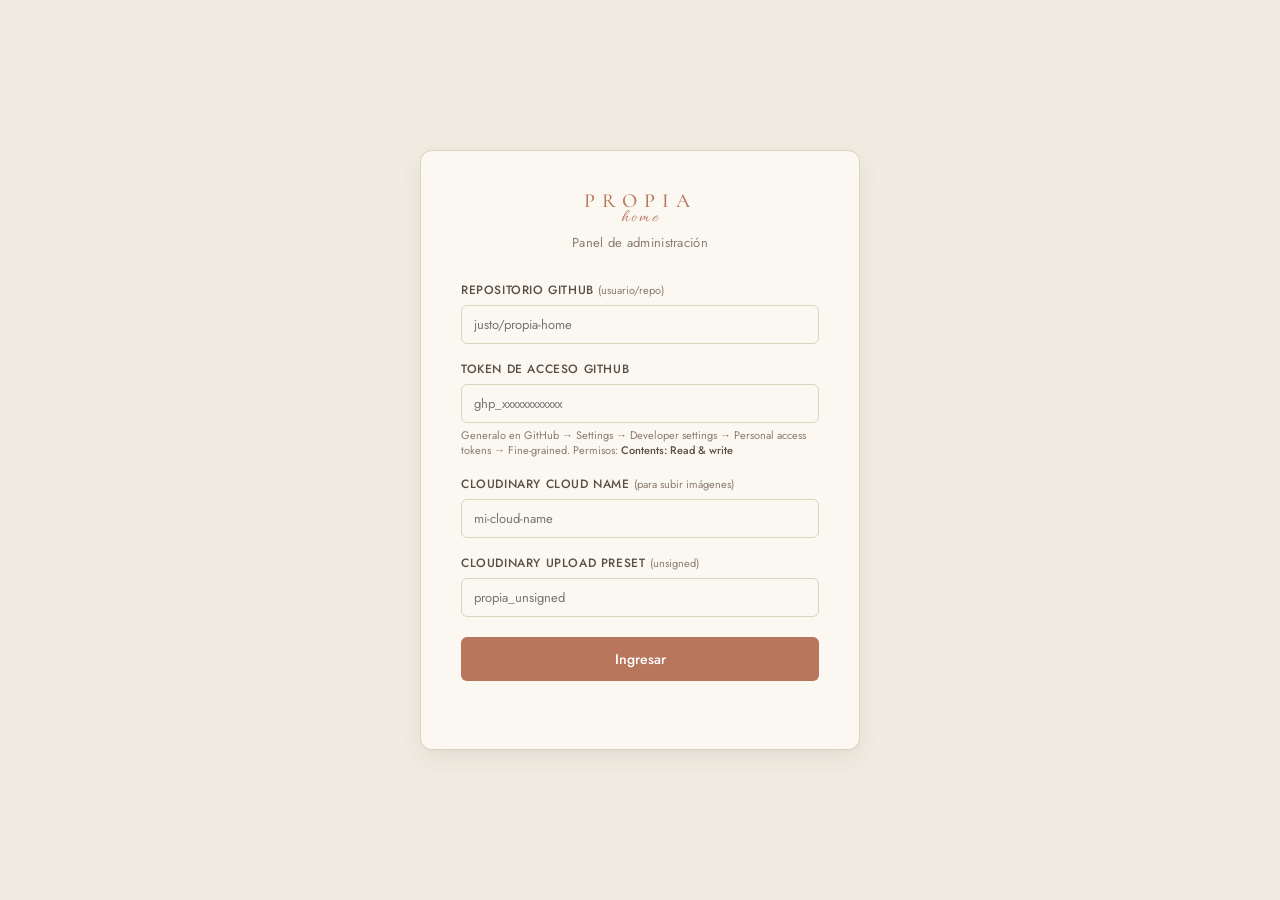
<file: admin.html>
<!DOCTYPE html>
<html lang="es">
<head>
<meta charset="UTF-8">
<meta name="viewport" content="width=device-width, initial-scale=1.0">
<title>Admin · Propia Home</title>
<link rel="preconnect" href="https://fonts.googleapis.com">
<link rel="preconnect" href="https://fonts.gstatic.com" crossorigin>
<link href="https://fonts.googleapis.com/css2?family=Cormorant+Garamond:ital,wght@0,300;0,400;0,500;0,600;1,300;1,400&family=Jost:wght@300;400;500;600&family=Allura&display=swap" rel="stylesheet">
<link rel="stylesheet" href="admin.css">
</head>
<body>

<!-- ===================== LOGIN ===================== -->
<div class="login-screen" id="loginScreen">
  <div class="login-card">
    <div class="brand">
      <span class="brand-mark">Propia</span>
      <span class="brand-script">home</span>
    </div>
    <p class="login-sub">Panel de administración</p>

    <div class="field-group">
      <label class="field-label">Repositorio GitHub <span class="field-hint">(usuario/repo)</span></label>
      <input class="field-input" type="text" id="loginRepo" placeholder="justo/propia-home" autocomplete="off">
    </div>

    <div class="field-group">
      <label class="field-label">Token de acceso GitHub</label>
      <input class="field-input" type="password" id="loginToken" placeholder="ghp_xxxxxxxxxxxx" autocomplete="off">
      <p class="field-hint-block">Generalo en GitHub → Settings → Developer settings → Personal access tokens → Fine-grained. Permisos: <em>Contents: Read &amp; write</em></p>
    </div>

    <div class="field-group">
      <label class="field-label">Cloudinary Cloud Name <span class="field-hint">(para subir imágenes)</span></label>
      <input class="field-input" type="text" id="loginCloud" placeholder="mi-cloud-name" autocomplete="off">
    </div>

    <div class="field-group">
      <label class="field-label">Cloudinary Upload Preset <span class="field-hint">(unsigned)</span></label>
      <input class="field-input" type="text" id="loginPreset" placeholder="propia_unsigned" autocomplete="off">
    </div>

    <button class="primary-btn login-btn" onclick="Admin.login()">Ingresar</button>
    <p class="login-note" id="loginError"></p>
  </div>
</div>

<!-- ===================== PANEL ===================== -->
<div class="admin-shell hidden" id="adminShell">

  <header class="admin-header">
    <div class="brand">
      <span class="brand-mark">Propia</span>
      <span class="brand-script">home</span>
    </div>
    <span class="admin-badge">Admin</span>
    <div class="header-actions">
      <span class="save-status" id="saveStatus"></span>
      <button class="ghost-btn" onclick="Admin.logout()">Salir</button>
      <a href="index.html" target="_blank" class="ghost-btn">Ver catálogo →</a>
    </div>
  </header>

  <div class="admin-body">

    <!-- Toolbar -->
    <div class="toolbar">
      <h2 class="toolbar-title">Almohadones <span class="product-count" id="productCount"></span></h2>
      <button class="primary-btn" onclick="Admin.newProduct()">
        <svg width="13" height="13" viewBox="0 0 24 24" fill="none" stroke="currentColor" stroke-width="2"><path d="M12 5v14M5 12h14"/></svg>
        Nuevo almohadón
      </button>
    </div>

    <!-- Product list -->
    <div class="product-list" id="productList"></div>

  </div>
</div>

<!-- ===================== MODAL EDITOR ===================== -->
<div class="modal-overlay hidden" id="editorOverlay" onclick="if(event.target===this)Admin.closeEditor()">
  <div class="editor-modal" id="editorModal">

    <header class="editor-header">
      <h3 class="editor-title" id="editorTitle">Nuevo almohadón</h3>
      <button class="icon-btn" onclick="Admin.closeEditor()" aria-label="Cerrar">
        <svg width="16" height="16" viewBox="0 0 24 24" fill="none" stroke="currentColor" stroke-width="1.5"><path d="M18 6 6 18M6 6l12 12"/></svg>
      </button>
    </header>

    <div class="editor-body">

      <div class="editor-cols">
        <!-- Left col -->
        <div class="editor-col">
          <div class="field-group">
            <label class="field-label">ID <span class="field-hint">(único, sin espacios)</span></label>
            <input class="field-input" type="text" id="fId" placeholder="nombre-id">
          </div>
          <div class="field-group">
            <label class="field-label">Nombre</label>
            <input class="field-input" type="text" id="fName" placeholder="Ceferino" oninput="Admin.autoId()">
          </div>
          <div class="field-group">
            <label class="field-label">Descripción</label>
            <textarea class="field-input field-textarea" id="fDesc" rows="2" placeholder="Tusor natural con..."></textarea>
          </div>
          <div class="field-group">
            <label class="field-label">Categoría</label>
            <select class="field-input" id="fCat">
              <option value="tusor">Tusor</option>
              <option value="tejido">Tejido a mano</option>
              <option value="pana">Pana</option>
              <option value="terciopelo">Terciopelo</option>
              <option value="bordado">Bordado</option>
              <option value="pintado">Pintado a mano</option>
              <option value="yute">Yute</option>
            </select>
          </div>

          <div class="field-group">
            <label class="field-label">Colores disponibles</label>
            <div class="color-check-grid" id="fColors"></div>
          </div>
        </div>

        <!-- Right col -->
        <div class="editor-col">
          <div class="field-group">
            <label class="field-label">Medidas y precios</label>
            <div class="sizes-list" id="fSizes"></div>
            <button class="add-row-btn" onclick="Admin.addSizeRow()">
              <svg width="11" height="11" viewBox="0 0 24 24" fill="none" stroke="currentColor" stroke-width="2"><path d="M12 5v14M5 12h14"/></svg>
              Agregar medida
            </button>
          </div>

          <div class="field-group">
            <label class="field-label">Imágenes</label>
            <div class="imgs-grid" id="fImgs"></div>
            <label class="upload-area" id="uploadArea">
              <input type="file" id="imgUpload" accept="image/*" multiple onchange="Admin.uploadImages(this.files)" style="display:none">
              <svg width="20" height="20" viewBox="0 0 24 24" fill="none" stroke="currentColor" stroke-width="1.5"><path d="M21 15v4a2 2 0 0 1-2 2H5a2 2 0 0 1-2-2v-4"/><polyline points="17 8 12 3 7 8"/><line x1="12" y1="3" x2="12" y2="15"/></svg>
              <span id="uploadLabel">Subir imágenes a Cloudinary</span>
            </label>
          </div>
        </div>
      </div>

    </div>

    <footer class="editor-footer">
      <button class="danger-btn hidden" id="deleteBtn" onclick="Admin.deleteProduct()">Eliminar almohadón</button>
      <div class="editor-footer-right">
        <button class="ghost-btn" onclick="Admin.closeEditor()">Cancelar</button>
        <button class="primary-btn" onclick="Admin.saveProduct()">Guardar cambios</button>
      </div>
    </footer>

  </div>
</div>

<!-- ===================== CONFIRM DIALOG ===================== -->
<div class="confirm-overlay hidden" id="confirmOverlay">
  <div class="confirm-box">
    <p class="confirm-msg" id="confirmMsg"></p>
    <div class="confirm-actions">
      <button class="ghost-btn" onclick="Admin.confirmNo()">Cancelar</button>
      <button class="danger-btn" onclick="Admin.confirmYes()">Eliminar</button>
    </div>
  </div>
</div>

<script src="admin.js"></script>
</body>
</html>
</file>
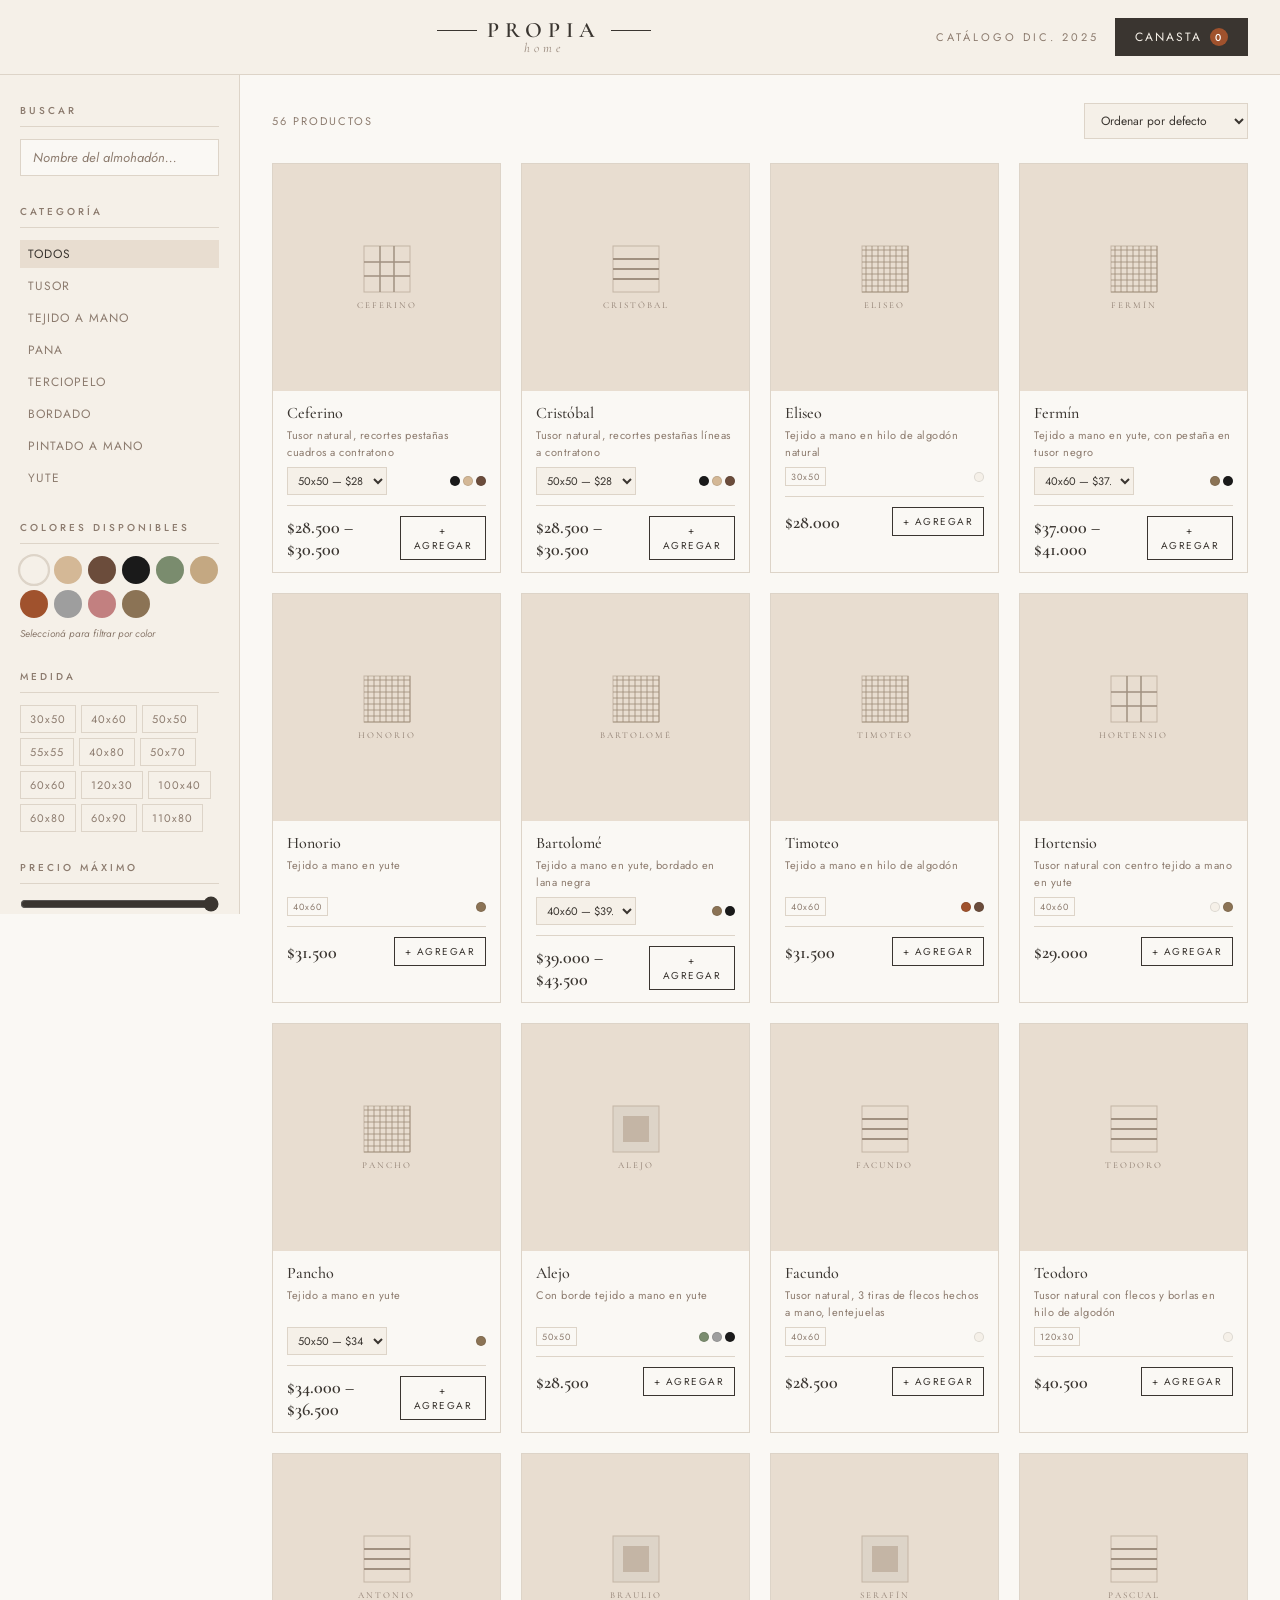
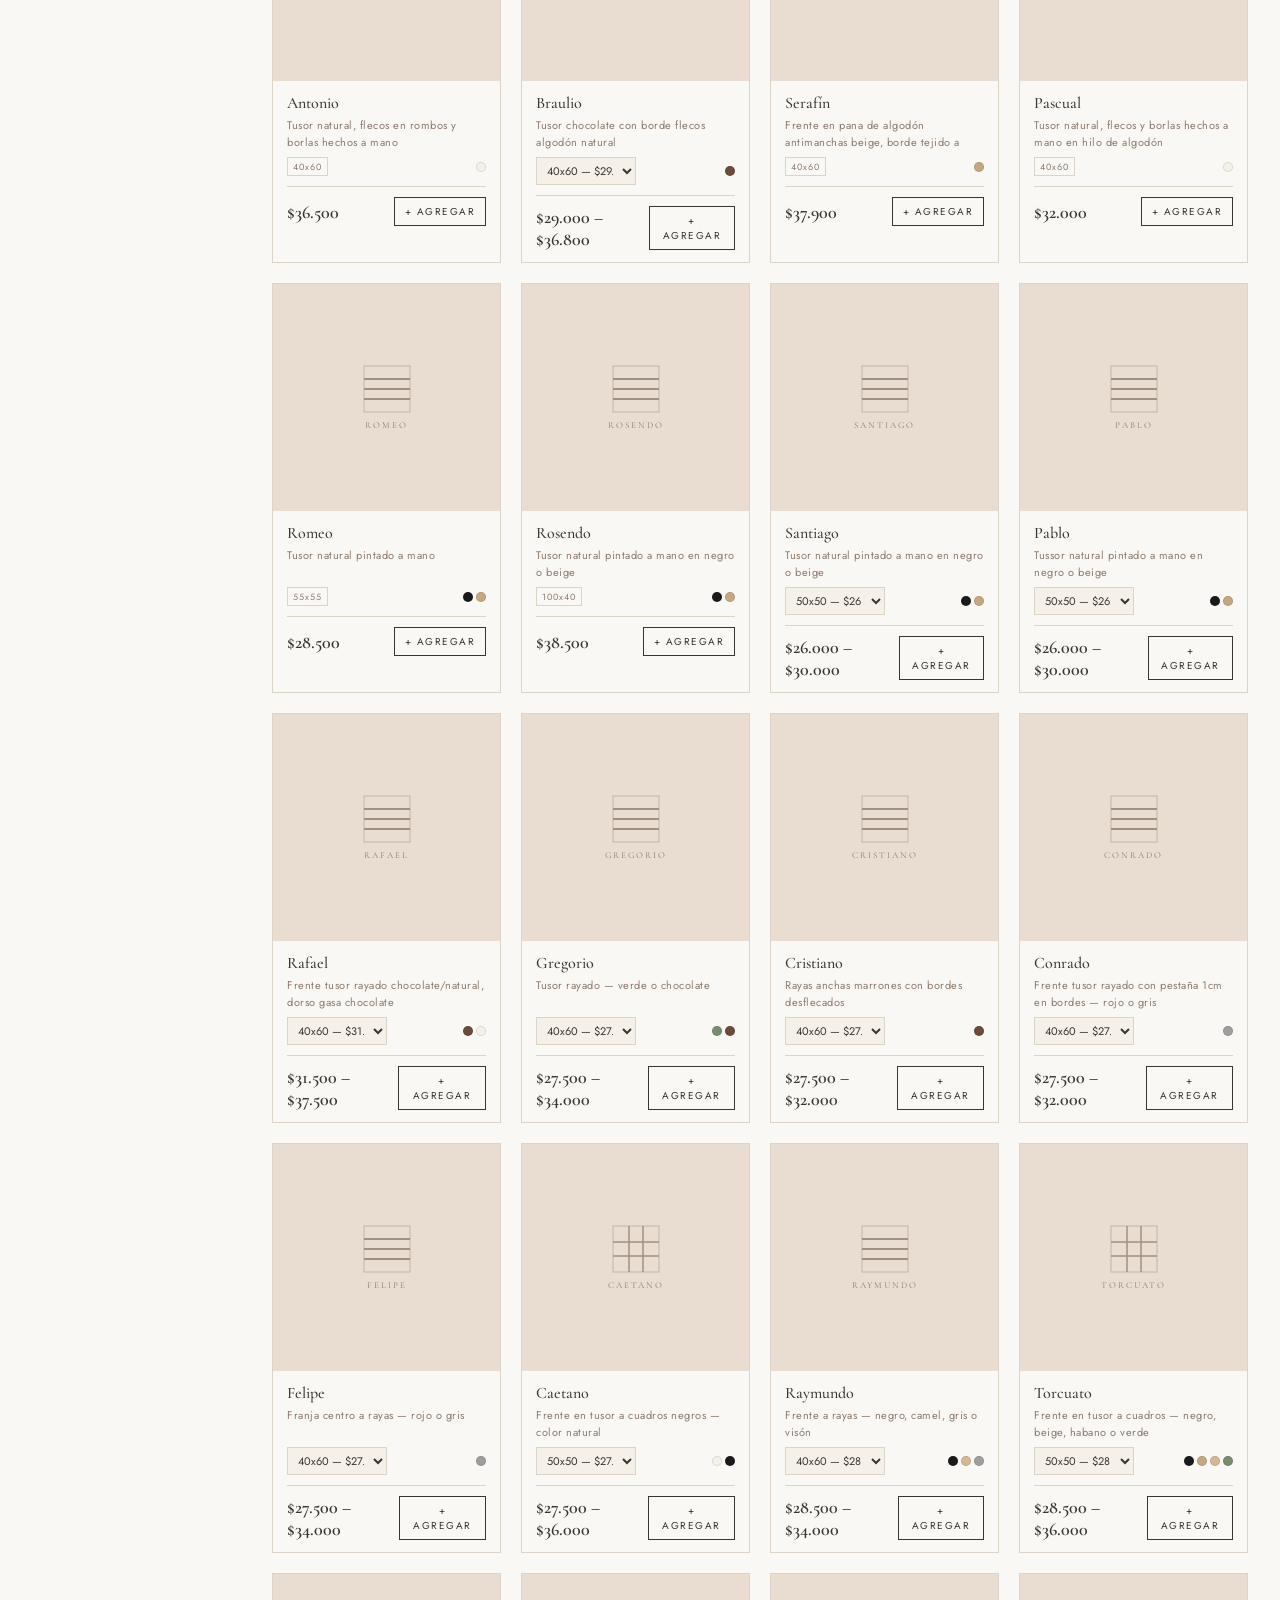
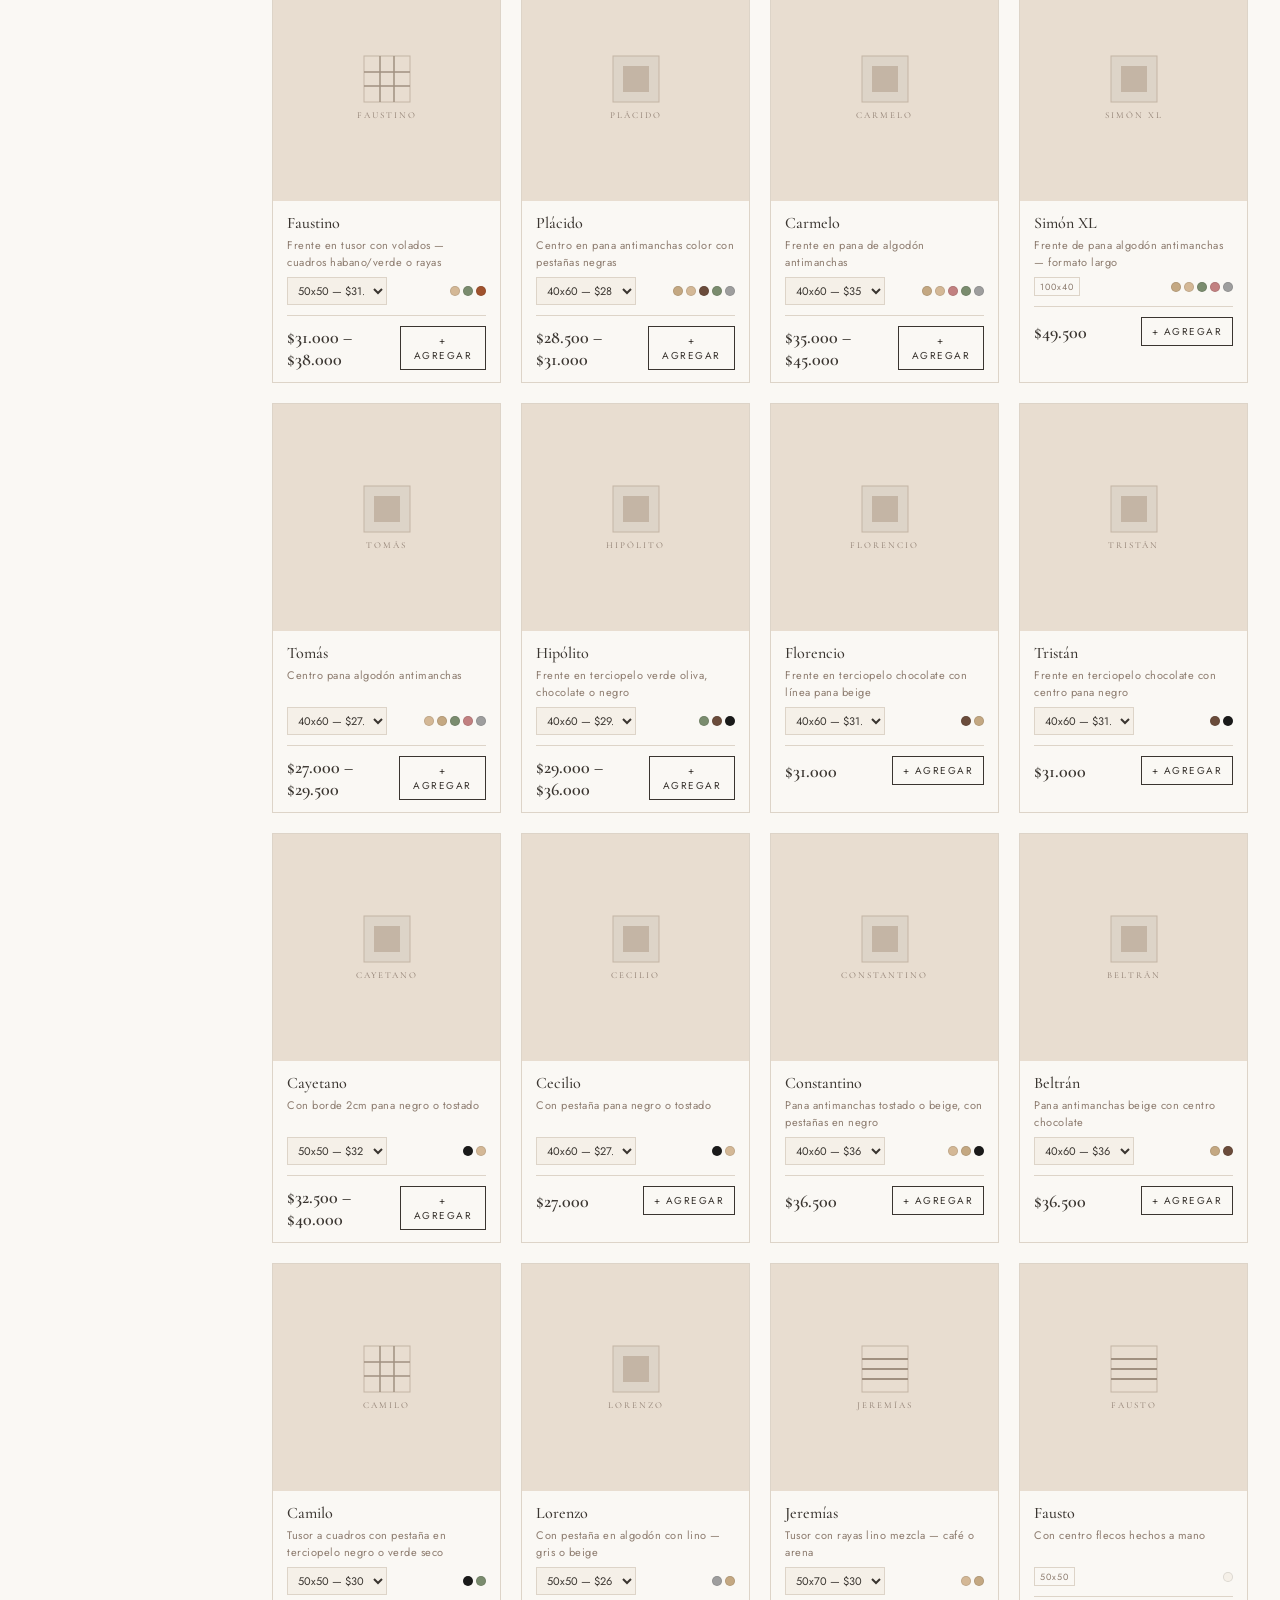
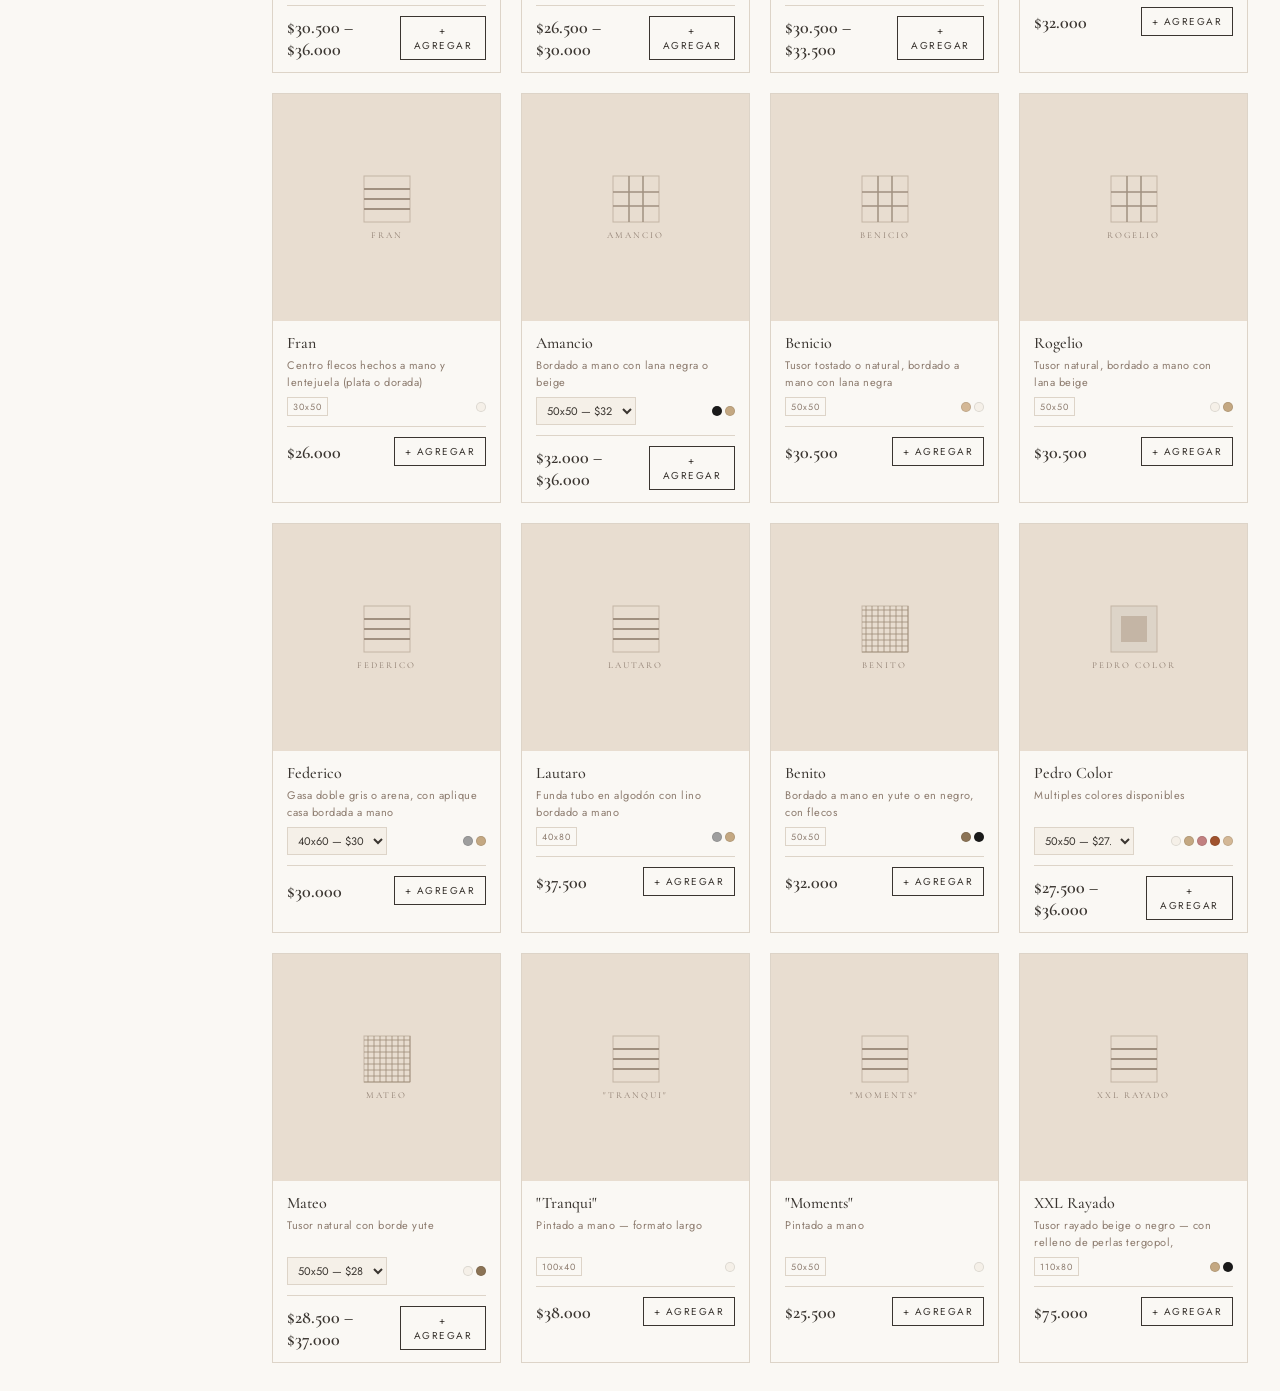
<file: reference/propia_home_catalogo.html>
<!DOCTYPE html>
<html lang="es">
<head>
<meta charset="UTF-8">
<meta name="viewport" content="width=device-width, initial-scale=1.0">
<title>Propia Home</title>
<link href="https://fonts.googleapis.com/css2?family=Cormorant+Garamond:ital,wght@0,300;0,400;0,500;0,600;1,300;1,400&family=Jost:wght@300;400;500&display=swap" rel="stylesheet">
<style>
*{margin:0;padding:0;box-sizing:border-box}
:root{
--cream:#F5F0E8;--warm-white:#FAF8F4;--sand:#E8DDD0;--taupe:#C4B5A5;
--chocolate:#6B4C3B;--sage:#7A8C6E;--rust:#A0522D;--charcoal:#3A3530;
--text:#3A3530;--text-muted:#8C7B6E;--border:#DDD4C8;
}
body{font-family:'Jost',sans-serif;background:var(--warm-white);color:var(--text);min-height:100vh;display:flex;flex-direction:column}

/* HEADER */
.header{background:var(--cream);border-bottom:1px solid var(--border);padding:18px 32px;display:flex;align-items:center;justify-content:space-between;position:sticky;top:0;z-index:100}
.logo{text-align:center;line-height:1}
.logo-top{display:flex;align-items:center;gap:10px}
.logo-line{width:40px;height:1px;background:var(--charcoal)}
.logo-propia{font-family:'Cormorant Garamond',serif;font-size:22px;font-weight:600;letter-spacing:6px;color:var(--charcoal);text-transform:uppercase}
.logo-home{font-family:'Cormorant Garamond',serif;font-size:13px;font-weight:300;font-style:italic;letter-spacing:4px;color:var(--text-muted);display:block;text-align:center;margin-top:1px}
.header-right{display:flex;align-items:center;gap:16px}
.catalog-title{font-size:11px;letter-spacing:3px;color:var(--text-muted);text-transform:uppercase;font-weight:400}

/* CART BTN */
.cart-btn{background:var(--charcoal);color:var(--cream);border:none;padding:10px 20px;font-family:'Jost',sans-serif;font-size:12px;letter-spacing:2px;text-transform:uppercase;cursor:pointer;display:flex;align-items:center;gap:8px;transition:background 0.2s}
.cart-btn:hover{background:var(--chocolate)}
.cart-count{background:var(--rust);color:#fff;border-radius:50%;width:18px;height:18px;display:flex;align-items:center;justify-content:center;font-size:10px;font-weight:500}

/* LAYOUT */
.main-layout{display:flex;flex:1;min-height:0}

/* SIDEBAR */
.sidebar{width:240px;min-width:240px;background:var(--cream);border-right:1px solid var(--border);padding:28px 20px;overflow-y:auto;position:sticky;top:61px;height:calc(100vh - 61px)}
.filter-section{margin-bottom:28px}
.filter-title{font-size:10px;letter-spacing:3px;text-transform:uppercase;color:var(--text-muted);font-weight:500;margin-bottom:12px;padding-bottom:8px;border-bottom:1px solid var(--border)}
.search-input{width:100%;border:1px solid var(--border);background:var(--warm-white);padding:8px 12px;font-family:'Jost',sans-serif;font-size:13px;color:var(--text);outline:none;border-radius:0;transition:border-color 0.2s}
.search-input:focus{border-color:var(--taupe)}
.search-input::placeholder{color:var(--text-muted);font-style:italic}

.color-grid{display:flex;flex-wrap:wrap;gap:6px}
.color-swatch{width:28px;height:28px;border-radius:50%;cursor:pointer;border:2.5px solid transparent;transition:all 0.15s;position:relative}
.color-swatch.active{border-color:var(--charcoal);transform:scale(1.15)}
.color-swatch[title]:hover::after{content:attr(title);position:absolute;bottom:34px;left:50%;transform:translateX(-50%);background:var(--charcoal);color:var(--cream);font-size:10px;padding:3px 7px;white-space:nowrap;pointer-events:none;font-family:'Jost',sans-serif}

.size-grid{display:flex;flex-wrap:wrap;gap:5px}
.size-pill{border:1px solid var(--border);padding:5px 9px;font-size:11px;letter-spacing:1px;cursor:pointer;background:transparent;font-family:'Jost',sans-serif;color:var(--text-muted);transition:all 0.15s}
.size-pill.active{background:var(--charcoal);color:var(--cream);border-color:var(--charcoal)}
.size-pill:hover:not(.active){border-color:var(--taupe);color:var(--text)}

.category-list{display:flex;flex-direction:column;gap:4px}
.cat-btn{background:none;border:none;text-align:left;font-family:'Jost',sans-serif;font-size:12px;letter-spacing:1px;color:var(--text-muted);cursor:pointer;padding:5px 8px;transition:all 0.15s;text-transform:uppercase}
.cat-btn.active,.cat-btn:hover{color:var(--charcoal);background:var(--sand)}

.clear-btn{width:100%;border:1px solid var(--border);background:none;padding:9px;font-family:'Jost',sans-serif;font-size:11px;letter-spacing:2px;text-transform:uppercase;color:var(--text-muted);cursor:pointer;transition:all 0.2s;margin-top:8px}
.clear-btn:hover{border-color:var(--charcoal);color:var(--charcoal)}

.price-range{display:flex;flex-direction:column;gap:8px}
.price-labels{display:flex;justify-content:space-between;font-size:11px;color:var(--text-muted)}
.price-slider{width:100%;accent-color:var(--charcoal)}

/* CATALOG */
.catalog{flex:1;padding:28px 32px;overflow-y:auto}
.catalog-header{display:flex;align-items:center;justify-content:space-between;margin-bottom:24px}
.result-count{font-size:11px;letter-spacing:2px;color:var(--text-muted);text-transform:uppercase}
.sort-select{border:1px solid var(--border);background:var(--cream);padding:7px 12px;font-family:'Jost',sans-serif;font-size:12px;color:var(--text);outline:none;cursor:pointer}

.product-grid{display:grid;grid-template-columns:repeat(auto-fill,minmax(200px,1fr));gap:20px}

/* PRODUCT CARD */
.product-card{background:var(--warm-white);border:1px solid var(--border);transition:all 0.2s;cursor:pointer;position:relative;overflow:hidden}
.product-card:hover{border-color:var(--taupe);transform:translateY(-2px);box-shadow:0 4px 20px rgba(100,80,60,0.08)}
.card-img{width:100%;aspect-ratio:1;background:var(--sand);overflow:hidden;position:relative}
.card-img-inner{width:100%;height:100%;display:flex;align-items:center;justify-content:center;font-family:'Cormorant Garamond',serif;font-size:11px;letter-spacing:2px;color:var(--text-muted);text-transform:uppercase;flex-direction:column;gap:6px;transition:transform 0.3s}
.product-card:hover .card-img-inner{transform:scale(1.04)}
.card-pattern{width:60px;height:60px;opacity:0.4;margin-bottom:4px}
.card-body{padding:12px 14px}
.card-name{font-family:'Cormorant Garamond',serif;font-size:16px;font-weight:500;color:var(--charcoal);margin-bottom:4px}
.card-desc{font-size:11px;color:var(--text-muted);letter-spacing:0.5px;line-height:1.5;margin-bottom:8px;height:32px;overflow:hidden}
.card-meta{display:flex;align-items:center;justify-content:space-between;margin-bottom:10px}
.card-sizes{display:flex;gap:4px;flex-wrap:wrap}
.size-tag{font-size:9px;letter-spacing:1px;color:var(--text-muted);border:1px solid var(--border);padding:2px 5px}
.card-colors{display:flex;gap:3px}
.color-dot{width:10px;height:10px;border-radius:50%;border:1px solid rgba(0,0,0,0.1)}
.card-footer{display:flex;align-items:center;justify-content:space-between;border-top:1px solid var(--border);padding-top:10px}
.card-price{font-family:'Cormorant Garamond',serif;font-size:18px;font-weight:600;color:var(--charcoal)}
.card-price span{font-size:11px;font-weight:300;font-family:'Jost',sans-serif;color:var(--text-muted);margin-left:2px}

.add-btn{background:none;border:1px solid var(--charcoal);padding:6px 10px;font-family:'Jost',sans-serif;font-size:10px;letter-spacing:1.5px;text-transform:uppercase;color:var(--charcoal);cursor:pointer;transition:all 0.15s}
.add-btn:hover{background:var(--charcoal);color:var(--cream)}

/* SIZE SELECTOR IN CARD */
.size-select{border:1px solid var(--border);background:var(--cream);padding:4px 6px;font-family:'Jost',sans-serif;font-size:11px;color:var(--text);outline:none;max-width:100px}

/* EMPTY STATE */
.empty-state{grid-column:1/-1;text-align:center;padding:60px 20px}
.empty-state p{font-family:'Cormorant Garamond',serif;font-size:20px;color:var(--text-muted);font-style:italic}
.empty-state small{font-size:11px;letter-spacing:2px;text-transform:uppercase;color:var(--taupe);display:block;margin-top:8px}

/* CART DRAWER */
.cart-overlay{position:fixed;inset:0;background:rgba(58,53,48,0.4);z-index:200;opacity:0;pointer-events:none;transition:opacity 0.3s}
.cart-overlay.open{opacity:1;pointer-events:all}
.cart-drawer{position:fixed;right:0;top:0;height:100vh;width:380px;background:var(--warm-white);z-index:201;transform:translateX(100%);transition:transform 0.3s ease;display:flex;flex-direction:column;overflow:hidden}
.cart-drawer.open{transform:translateX(0)}
.cart-header{padding:24px 24px 16px;border-bottom:1px solid var(--border);display:flex;align-items:center;justify-content:space-between;background:var(--cream)}
.cart-header h2{font-family:'Cormorant Garamond',serif;font-size:22px;font-weight:500;color:var(--charcoal)}
.close-btn{background:none;border:none;font-size:20px;cursor:pointer;color:var(--text-muted);line-height:1;padding:4px 8px;transition:color 0.15s}
.close-btn:hover{color:var(--charcoal)}
.cart-body{flex:1;overflow-y:auto;padding:16px 24px}
.cart-empty{text-align:center;padding:40px 0;font-family:'Cormorant Garamond',serif;font-size:16px;color:var(--text-muted);font-style:italic}

.cart-item{display:flex;gap:12px;padding:12px 0;border-bottom:1px solid var(--border);align-items:flex-start}
.cart-item-color{width:36px;height:36px;min-width:36px;background:var(--sand);display:flex;align-items:center;justify-content:center;font-family:'Cormorant Garamond',serif;font-size:10px;color:var(--text-muted)}
.cart-item-info{flex:1;min-width:0}
.cart-item-name{font-family:'Cormorant Garamond',serif;font-size:15px;font-weight:500;color:var(--charcoal)}
.cart-item-meta{font-size:11px;color:var(--text-muted);margin-top:2px}
.cart-item-controls{display:flex;align-items:center;gap:8px;margin-top:6px}
.qty-btn{background:none;border:1px solid var(--border);width:22px;height:22px;cursor:pointer;font-size:14px;color:var(--text);display:flex;align-items:center;justify-content:center;transition:all 0.15s}
.qty-btn:hover{border-color:var(--charcoal);background:var(--sand)}
.qty-val{font-size:13px;min-width:20px;text-align:center;font-weight:500}
.cart-item-price{font-family:'Cormorant Garamond',serif;font-size:15px;font-weight:500;color:var(--charcoal);white-space:nowrap}
.remove-item{background:none;border:none;color:var(--taupe);cursor:pointer;font-size:16px;padding:2px;margin-left:4px;transition:color 0.15s}
.remove-item:hover{color:var(--rust)}

.cart-footer{padding:16px 24px 24px;border-top:1px solid var(--border);background:var(--cream)}
.cart-total-row{display:flex;justify-content:space-between;align-items:baseline;margin-bottom:6px}
.cart-total-label{font-size:11px;letter-spacing:2px;text-transform:uppercase;color:var(--text-muted)}
.cart-total-amount{font-family:'Cormorant Garamond',serif;font-size:26px;font-weight:600;color:var(--charcoal)}
.cart-item-count{font-size:11px;color:var(--text-muted);margin-bottom:14px}
.presupuesto-btn{width:100%;background:var(--charcoal);color:var(--cream);border:none;padding:14px;font-family:'Jost',sans-serif;font-size:12px;letter-spacing:3px;text-transform:uppercase;cursor:pointer;transition:background 0.2s;margin-bottom:8px}
.presupuesto-btn:hover{background:var(--chocolate)}
.whatsapp-btn{width:100%;background:#25D366;color:#fff;border:none;padding:12px;font-family:'Jost',sans-serif;font-size:12px;letter-spacing:2px;text-transform:uppercase;cursor:pointer;transition:background 0.2s}
.whatsapp-btn:hover{background:#1fb855}
.note-text{font-size:10px;color:var(--text-muted);text-align:center;margin-top:8px;letter-spacing:0.5px}

/* PRESUPUESTO MODAL */
.modal-overlay{position:fixed;inset:0;background:rgba(58,53,48,0.6);z-index:300;display:none;align-items:center;justify-content:center;padding:20px}
.modal-overlay.open{display:flex}
.modal{background:var(--warm-white);max-width:520px;width:100%;max-height:80vh;overflow-y:auto;padding:32px}
.modal-logo{text-align:center;margin-bottom:24px;padding-bottom:20px;border-bottom:1px solid var(--border)}
.modal-title{font-family:'Cormorant Garamond',serif;font-size:13px;letter-spacing:4px;text-transform:uppercase;color:var(--text-muted);margin-bottom:4px}
.modal-brand{font-family:'Cormorant Garamond',serif;font-size:28px;font-weight:500;color:var(--charcoal)}
.modal-date{font-size:11px;color:var(--text-muted);margin-top:4px}
.modal-items{margin-bottom:20px}
.modal-item{display:flex;justify-content:space-between;padding:8px 0;border-bottom:1px solid var(--border);font-size:13px}
.modal-item-name{color:var(--charcoal)}
.modal-item-detail{color:var(--text-muted);font-size:11px;margin-top:2px}
.modal-item-price{font-weight:500;color:var(--charcoal)}
.modal-subtotal,.modal-total{display:flex;justify-content:space-between;padding:8px 0}
.modal-subtotal{font-size:12px;color:var(--text-muted)}
.modal-total{border-top:2px solid var(--charcoal);margin-top:8px;font-family:'Cormorant Garamond',serif;font-size:22px;font-weight:500;color:var(--charcoal)}
.modal-note{font-size:11px;color:var(--text-muted);text-align:center;margin-top:16px;line-height:1.6;font-style:italic}
.modal-close{display:block;width:100%;margin-top:20px;background:none;border:1px solid var(--border);padding:12px;font-family:'Jost',sans-serif;font-size:11px;letter-spacing:2px;text-transform:uppercase;cursor:pointer;color:var(--text-muted);transition:all 0.2s}
.modal-close:hover{border-color:var(--charcoal);color:var(--charcoal)}

/* SVG patterns */
.pat-check{stroke:var(--chocolate);fill:none;stroke-width:1.5}
.pat-lines{stroke:var(--chocolate);fill:none;stroke-width:1.5}
.pat-solid{fill:var(--taupe)}
.pat-weave{stroke:var(--rust);fill:none;stroke-width:1}
</style>
</head>
<body>

<header class="header">
  <div style="width:120px"></div>
  <div class="logo">
    <div class="logo-top">
      <div class="logo-line"></div>
      <span class="logo-propia">Propia</span>
      <div class="logo-line"></div>
    </div>
    <span class="logo-home">home</span>
  </div>
  <div class="header-right">
    <span class="catalog-title">Catálogo Dic. 2025</span>
    <button class="cart-btn" onclick="toggleCart()">
      <span>Canasta</span>
      <span class="cart-count" id="cartCount">0</span>
    </button>
  </div>
</header>

<div class="main-layout">
  <!-- SIDEBAR -->
  <aside class="sidebar">
    <div class="filter-section">
      <div class="filter-title">Buscar</div>
      <input class="search-input" type="text" placeholder="Nombre del almohadón..." id="searchInput" oninput="applyFilters()">
    </div>

    <div class="filter-section">
      <div class="filter-title">Categoría</div>
      <div class="category-list" id="categoryList">
        <button class="cat-btn active" onclick="selectCat(this,'all')">Todos</button>
        <button class="cat-btn" onclick="selectCat(this,'tusor')">Tusor</button>
        <button class="cat-btn" onclick="selectCat(this,'tejido')">Tejido a mano</button>
        <button class="cat-btn" onclick="selectCat(this,'pana')">Pana</button>
        <button class="cat-btn" onclick="selectCat(this,'terciopelo')">Terciopelo</button>
        <button class="cat-btn" onclick="selectCat(this,'bordado')">Bordado</button>
        <button class="cat-btn" onclick="selectCat(this,'pintado')">Pintado a mano</button>
        <button class="cat-btn" onclick="selectCat(this,'yute')">Yute</button>
      </div>
    </div>

    <div class="filter-section">
      <div class="filter-title">Colores disponibles</div>
      <div class="color-grid" id="colorFilters">
        <div class="color-swatch active" style="background:#F5F0E8;border-color:var(--border)" title="Natural" onclick="toggleColor(this,'natural')"></div>
        <div class="color-swatch" style="background:#D4B896" title="Tostado/Camel" onclick="toggleColor(this,'tostado')"></div>
        <div class="color-swatch" style="background:#6B4C3B" title="Chocolate" onclick="toggleColor(this,'chocolate')"></div>
        <div class="color-swatch" style="background:#1A1A1A" title="Negro" onclick="toggleColor(this,'negro')"></div>
        <div class="color-swatch" style="background:#7A8C6E" title="Verde/Sage" onclick="toggleColor(this,'verde')"></div>
        <div class="color-swatch" style="background:#C4A882" title="Beige/Arena" onclick="toggleColor(this,'beige')"></div>
        <div class="color-swatch" style="background:#A0522D" title="Terracota" onclick="toggleColor(this,'terracota')"></div>
        <div class="color-swatch" style="background:#9E9E9E" title="Gris" onclick="toggleColor(this,'gris')"></div>
        <div class="color-swatch" style="background:#C28080" title="Rosa" onclick="toggleColor(this,'rosa')"></div>
        <div class="color-swatch" style="background:#8B7355" title="Yute/Habano" onclick="toggleColor(this,'yute_color')"></div>
      </div>
      <div style="font-size:10px;color:var(--text-muted);margin-top:8px;font-style:italic">Seleccioná para filtrar por color</div>
    </div>

    <div class="filter-section">
      <div class="filter-title">Medida</div>
      <div class="size-grid" id="sizeFilters"></div>
    </div>

    <div class="filter-section">
      <div class="filter-title">Precio máximo</div>
      <div class="price-range">
        <input type="range" class="price-slider" id="priceSlider" min="25000" max="80000" value="80000" step="500" oninput="updatePriceLabel();applyFilters()">
        <div class="price-labels">
          <span>$25.000</span>
          <span id="priceLabel" style="font-weight:500;color:var(--charcoal)">$80.000</span>
        </div>
      </div>
    </div>

    <button class="clear-btn" onclick="clearFilters()">✕ Limpiar filtros</button>
  </aside>

  <!-- CATALOG -->
  <main class="catalog">
    <div class="catalog-header">
      <span class="result-count" id="resultCount">0 productos</span>
      <select class="sort-select" onchange="applyFilters()">
        <option value="default">Ordenar por defecto</option>
        <option value="price-asc">Precio: menor a mayor</option>
        <option value="price-desc">Precio: mayor a menor</option>
        <option value="name-asc">Nombre A–Z</option>
      </select>
    </div>
    <div class="product-grid" id="productGrid"></div>
  </main>
</div>

<!-- CART OVERLAY & DRAWER -->
<div class="cart-overlay" id="cartOverlay" onclick="toggleCart()"></div>
<div class="cart-drawer" id="cartDrawer">
  <div class="cart-header">
    <h2>Tu canasta</h2>
    <button class="close-btn" onclick="toggleCart()">✕</button>
  </div>
  <div class="cart-body" id="cartBody">
    <div class="cart-empty">Tu canasta está vacía.<br><small style="font-size:11px;font-style:normal;letter-spacing:1px">Agregá almohadones para armar tu pedido</small></div>
  </div>
  <div class="cart-footer">
    <div class="cart-total-row">
      <span class="cart-total-label">Total estimado</span>
      <span class="cart-total-amount" id="cartTotal">$0</span>
    </div>
    <div class="cart-item-count" id="cartItemCount">0 artículos</div>
    <button class="presupuesto-btn" onclick="showPresupuesto()">Ver presupuesto completo</button>
    <button class="whatsapp-btn" onclick="sendWhatsapp()">Consultar por WhatsApp</button>
    <p class="note-text">* Precios incluyen funda + relleno. Catálogo Dic. 2025</p>
  </div>
</div>

<!-- PRESUPUESTO MODAL -->
<div class="modal-overlay" id="modalOverlay">
  <div class="modal">
    <div class="modal-logo">
      <div class="modal-title">Presupuesto</div>
      <div class="modal-brand">Propia Home</div>
      <div class="modal-date" id="modalDate"></div>
    </div>
    <div class="modal-items" id="modalItems"></div>
    <div class="modal-note">* Los precios son de funda + relleno. Sujeto a disponibilidad de stock. Catálogo Diciembre 2025.</div>
    <button class="modal-close" onclick="closeModal()">Cerrar presupuesto</button>
  </div>
</div>

<script>
const PRODUCTS = [
  {id:'ceferino',name:'Ceferino',desc:'Tusor natural, recortes pestañas cuadros a contratono',cat:'tusor',pattern:'check',colors:['negro','tostado','chocolate'],sizes:[{code:'120',size:'50x50',price:28500},{code:'121',size:'60x60',price:30500}]},
  {id:'cristobal',name:'Cristóbal',desc:'Tusor natural, recortes pestañas líneas a contratono',cat:'tusor',pattern:'lines',colors:['negro','tostado','chocolate'],sizes:[{code:'130',size:'50x50',price:28500},{code:'131',size:'50x70',price:30500}]},
  {id:'eliseo',name:'Eliseo',desc:'Tejido a mano en hilo de algodón natural',cat:'tejido',pattern:'weave',colors:['natural'],sizes:[{code:'140',size:'30x50',price:28000}]},
  {id:'fermin',name:'Fermín',desc:'Tejido a mano en yute, con pestaña en tusor negro',cat:'yute',pattern:'weave',colors:['yute_color','negro'],sizes:[{code:'141',size:'40x60',price:37000},{code:'142',size:'50x50',price:37000},{code:'143',size:'60x60',price:41000}]},
  {id:'honorio',name:'Honorio',desc:'Tejido a mano en yute',cat:'yute',pattern:'weave',colors:['yute_color'],sizes:[{code:'144',size:'40x60',price:31500}]},
  {id:'bartolome',name:'Bartolomé',desc:'Tejido a mano en yute, bordado en lana negra',cat:'yute',pattern:'weave',colors:['yute_color','negro'],sizes:[{code:'145-0',size:'40x60',price:39000},{code:'145-1',size:'50x50',price:39000},{code:'145-2',size:'60x60',price:43500}]},
  {id:'timoteo',name:'Timoteo',desc:'Tejido a mano en hilo de algodón',cat:'tejido',pattern:'weave',colors:['terracota','chocolate'],sizes:[{code:'146',size:'40x60',price:31500}]},
  {id:'hortensio',name:'Hortensio',desc:'Tusor natural con centro tejido a mano en yute',cat:'tusor',pattern:'check',colors:['natural','yute_color'],sizes:[{code:'147',size:'40x60',price:29000}]},
  {id:'pancho',name:'Pancho',desc:'Tejido a mano en yute',cat:'yute',pattern:'weave',colors:['yute_color'],sizes:[{code:'148-0',size:'50x50',price:34000},{code:'148-1',size:'60x60',price:36500}]},
  {id:'alejo',name:'Alejo',desc:'Con borde tejido a mano en yute',cat:'yute',pattern:'solid',colors:['verde','gris','negro'],sizes:[{code:'149',size:'50x50',price:28500}]},
  {id:'facundo',name:'Facundo',desc:'Tusor natural, 3 tiras de flecos hechos a mano, lentejuelas',cat:'tusor',pattern:'lines',colors:['natural'],sizes:[{code:'150',size:'40x60',price:28500}]},
  {id:'teodoro',name:'Teodoro',desc:'Tusor natural con flecos y borlas en hilo de algodón',cat:'tusor',pattern:'lines',colors:['natural'],sizes:[{code:'160',size:'120x30',price:40500}]},
  {id:'antonio',name:'Antonio',desc:'Tusor natural, flecos en rombos y borlas hechos a mano',cat:'tusor',pattern:'lines',colors:['natural'],sizes:[{code:'165',size:'40x60',price:36500}]},
  {id:'braulio',name:'Braulio',desc:'Tusor chocolate con borde flecos algodón natural',cat:'tusor',pattern:'solid',colors:['chocolate'],sizes:[{code:'170',size:'40x60',price:29000},{code:'171',size:'50x50',price:29000},{code:'172',size:'50x70',price:33800},{code:'173',size:'60x80',price:36800}]},
  {id:'serafin',name:'Serafín',desc:'Frente en pana de algodón antimanchas beige, borde tejido a mano',cat:'pana',pattern:'solid',colors:['beige'],sizes:[{code:'180',size:'40x60',price:37900}]},
  {id:'pascual',name:'Pascual',desc:'Tusor natural, flecos y borlas hechos a mano en hilo de algodón',cat:'tusor',pattern:'lines',colors:['natural'],sizes:[{code:'190',size:'40x60',price:32000}]},
  {id:'romeo',name:'Romeo',desc:'Tusor natural pintado a mano',cat:'pintado',pattern:'lines',colors:['negro','beige'],sizes:[{code:'1050',size:'55x55',price:28500}]},
  {id:'rosendo',name:'Rosendo',desc:'Tusor natural pintado a mano en negro o beige',cat:'pintado',pattern:'lines',colors:['negro','beige'],sizes:[{code:'1060',size:'100x40',price:38500}]},
  {id:'santiago',name:'Santiago',desc:'Tusor natural pintado a mano en negro o beige',cat:'pintado',pattern:'lines',colors:['negro','beige'],sizes:[{code:'1100',size:'50x50',price:26000},{code:'1110',size:'50x70',price:30000}]},
  {id:'pablo',name:'Pablo',desc:'Tussor natural pintado a mano en negro o beige',cat:'pintado',pattern:'lines',colors:['negro','beige'],sizes:[{code:'1200',size:'50x50',price:26000},{code:'1210',size:'50x70',price:30000}]},
  {id:'rafael',name:'Rafael',desc:'Frente tusor rayado chocolate/natural, dorso gasa chocolate',cat:'tusor',pattern:'lines',colors:['chocolate','natural'],sizes:[{code:'1220',size:'40x60',price:31500},{code:'1221',size:'55x55',price:32500},{code:'1222',size:'50x70',price:35000},{code:'1223',size:'60x80',price:37500}]},
  {id:'gregorio',name:'Gregorio',desc:'Tusor rayado — verde o chocolate',cat:'tusor',pattern:'lines',colors:['verde','chocolate'],sizes:[{code:'1230',size:'40x60',price:27500},{code:'1231',size:'50x50',price:27500},{code:'1232',size:'50x70',price:32000},{code:'1233',size:'60x80',price:34000}]},
  {id:'cristiano',name:'Cristiano',desc:'Rayas anchas marrones con bordes desflecados',cat:'tusor',pattern:'lines',colors:['chocolate'],sizes:[{code:'1240',size:'40x60',price:27500},{code:'1241',size:'55x55',price:29000},{code:'1242',size:'50x70',price:32000}]},
  {id:'conrado',name:'Conrado',desc:'Frente tusor rayado con pestaña 1cm en bordes — rojo o gris',cat:'tusor',pattern:'lines',colors:['gris'],sizes:[{code:'1250',size:'40x60',price:27500},{code:'1251',size:'50x50',price:27500},{code:'1252',size:'50x70',price:32000}]},
  {id:'felipe',name:'Felipe',desc:'Franja centro a rayas — rojo o gris',cat:'tusor',pattern:'lines',colors:['gris'],sizes:[{code:'1260',size:'40x60',price:27500},{code:'1261',size:'50x50',price:27500},{code:'1262',size:'50x70',price:32000},{code:'1263',size:'60x80',price:34000}]},
  {id:'caetano',name:'Caetano',desc:'Frente en tusor a cuadros negros — color natural',cat:'tusor',pattern:'check',colors:['natural','negro'],sizes:[{code:'1280',size:'50x50',price:27500},{code:'1281',size:'50x70',price:32000},{code:'1282',size:'60x80',price:34000},{code:'1283',size:'60x90',price:36000}]},
  {id:'raymundo',name:'Raymundo',desc:'Frente a rayas — negro, camel, gris o visón',cat:'tusor',pattern:'lines',colors:['negro','tostado','gris'],sizes:[{code:'1290',size:'40x60',price:28500},{code:'1291',size:'50x50',price:28500},{code:'1292',size:'50x70',price:32000},{code:'1293',size:'60x80',price:34000}]},
  {id:'torcuato',name:'Torcuato',desc:'Frente en tusor a cuadros — negro, beige, habano o verde',cat:'tusor',pattern:'check',colors:['negro','beige','tostado','verde'],sizes:[{code:'1300',size:'50x50',price:28500},{code:'1310',size:'50x70',price:32000},{code:'1320',size:'60x80',price:34000},{code:'1330',size:'60x90',price:36000}]},
  {id:'faustino',name:'Faustino',desc:'Frente en tusor con volados — cuadros habano/verde o rayas terracota',cat:'tusor',pattern:'check',colors:['tostado','verde','terracota'],sizes:[{code:'FA1',size:'50x50',price:31000},{code:'FA2',size:'50x70',price:34500},{code:'FA3',size:'60x80',price:38000}]},
  {id:'placido',name:'Plácido',desc:'Centro en pana antimanchas color con pestañas negras',cat:'pana',pattern:'solid',colors:['beige','tostado','chocolate','verde','gris'],sizes:[{code:'1420',size:'40x60',price:28500},{code:'1421',size:'50x50',price:28500},{code:'1422',size:'50x70',price:31000}]},
  {id:'carmelo',name:'Carmelo',desc:'Frente en pana de algodón antimanchas',cat:'pana',pattern:'solid',colors:['beige','tostado','rosa','verde','gris'],sizes:[{code:'1400',size:'40x60',price:35000},{code:'1430',size:'50x50',price:35000},{code:'1431',size:'50x70',price:39500},{code:'1432',size:'60x80',price:45000}]},
  {id:'simonxl',name:'Simón XL',desc:'Frente de pana algodón antimanchas — formato largo',cat:'pana',pattern:'solid',colors:['beige','tostado','verde','rosa','gris'],sizes:[{code:'1435',size:'100x40',price:49500}]},
  {id:'tomas',name:'Tomás',desc:'Centro pana algodón antimanchas',cat:'pana',pattern:'solid',colors:['tostado','beige','verde','rosa','gris'],sizes:[{code:'1440',size:'40x60',price:27000},{code:'1445',size:'50x70',price:29500}]},
  {id:'hipolito',name:'Hipólito',desc:'Frente en terciopelo verde oliva, chocolate o negro',cat:'terciopelo',pattern:'solid',colors:['verde','chocolate','negro'],sizes:[{code:'1450',size:'40x60',price:29000},{code:'1451',size:'50x50',price:29000},{code:'1452',size:'50x70',price:31500},{code:'1453',size:'60x80',price:36000}]},
  {id:'florencio',name:'Florencio',desc:'Frente en terciopelo chocolate con línea pana beige',cat:'terciopelo',pattern:'solid',colors:['chocolate','beige'],sizes:[{code:'1455',size:'40x60',price:31000},{code:'1456',size:'50x50',price:31000}]},
  {id:'tristan',name:'Tristán',desc:'Frente en terciopelo chocolate con centro pana negro',cat:'terciopelo',pattern:'solid',colors:['chocolate','negro'],sizes:[{code:'1457',size:'40x60',price:31000},{code:'1458',size:'50x50',price:31000}]},
  {id:'cayetano',name:'Cayetano',desc:'Con borde 2cm pana negro o tostado',cat:'terciopelo',pattern:'solid',colors:['negro','tostado'],sizes:[{code:'1460',size:'50x50',price:32500},{code:'1461',size:'60x60',price:34500},{code:'1462',size:'60x80',price:38500},{code:'1463',size:'60x90',price:40000}]},
  {id:'cecilio',name:'Cecilio',desc:'Con pestaña pana negro o tostado',cat:'terciopelo',pattern:'solid',colors:['negro','tostado'],sizes:[{code:'1465',size:'40x60',price:27000},{code:'1446',size:'50x50',price:27000}]},
  {id:'constantino',name:'Constantino',desc:'Pana antimanchas tostado o beige, con pestañas en negro',cat:'pana',pattern:'solid',colors:['tostado','beige','negro'],sizes:[{code:'1470',size:'40x60',price:36500},{code:'1471',size:'50x50',price:36500}]},
  {id:'beltran',name:'Beltrán',desc:'Pana antimanchas beige con centro chocolate',cat:'pana',pattern:'solid',colors:['beige','chocolate'],sizes:[{code:'1475',size:'40x60',price:36500},{code:'1476',size:'50x50',price:36500}]},
  {id:'camilo',name:'Camilo',desc:'Tusor a cuadros con pestaña en terciopelo negro o verde seco',cat:'tusor',pattern:'check',colors:['negro','verde'],sizes:[{code:'1480',size:'50x50',price:30500},{code:'1481',size:'50x70',price:32000},{code:'1482',size:'60x80',price:36000}]},
  {id:'lorenzo',name:'Lorenzo',desc:'Con pestaña en algodón con lino — gris o beige',cat:'tusor',pattern:'solid',colors:['gris','beige'],sizes:[{code:'1490',size:'50x50',price:26500},{code:'1492',size:'50x70',price:30000}]},
  {id:'jeremias',name:'Jeremías',desc:'Tusor con rayas lino mezcla — café o arena',cat:'tusor',pattern:'lines',colors:['tostado','beige'],sizes:[{code:'1500a',size:'50x70',price:30500},{code:'1500b',size:'60x80',price:33500}]},
  {id:'fausto',name:'Fausto',desc:'Con centro flecos hechos a mano',cat:'tejido',pattern:'lines',colors:['natural'],sizes:[{code:'1510',size:'50x50',price:32000}]},
  {id:'fran',name:'Fran',desc:'Centro flecos hechos a mano y lentejuela (plata o dorada)',cat:'tejido',pattern:'lines',colors:['natural'],sizes:[{code:'1530',size:'30x50',price:26000}]},
  {id:'amancio',name:'Amancio',desc:'Bordado a mano con lana negra o beige',cat:'bordado',pattern:'check',colors:['negro','beige'],sizes:[{code:'1600',size:'50x50',price:32000},{code:'1610',size:'40x60',price:32000},{code:'1620',size:'50x70',price:36000}]},
  {id:'benicio',name:'Benicio',desc:'Tusor tostado o natural, bordado a mano con lana negra',cat:'bordado',pattern:'check',colors:['tostado','natural'],sizes:[{code:'1650',size:'50x50',price:30500}]},
  {id:'rogelio',name:'Rogelio',desc:'Tusor natural, bordado a mano con lana beige',cat:'bordado',pattern:'check',colors:['natural','beige'],sizes:[{code:'1660',size:'50x50',price:30500}]},
  {id:'federico',name:'Federico',desc:'Gasa doble gris o arena, con aplique casa bordada a mano',cat:'bordado',pattern:'lines',colors:['gris','beige'],sizes:[{code:'1670',size:'40x60',price:30000},{code:'1671',size:'50x50',price:30000}]},
  {id:'lautaro',name:'Lautaro',desc:'Funda tubo en algodón con lino bordado a mano',cat:'bordado',pattern:'lines',colors:['gris','beige'],sizes:[{code:'1680',size:'40x80',price:37500}]},
  {id:'benito',name:'Benito',desc:'Bordado a mano en yute o en negro, con flecos',cat:'bordado',pattern:'weave',colors:['yute_color','negro'],sizes:[{code:'1700',size:'50x50',price:32000}]},
  {id:'pedro',name:'Pedro Color',desc:'Multiples colores disponibles',cat:'tusor',pattern:'solid',colors:['natural','beige','rosa','terracota','tostado','verde','gris'],sizes:[{code:'1800',size:'50x50',price:27500},{code:'1810',size:'50x70',price:31000},{code:'1815',size:'60x80',price:35000},{code:'1816',size:'60x90',price:36000}]},
  {id:'mateo',name:'Mateo',desc:'Tusor natural con borde yute',cat:'tusor',pattern:'weave',colors:['natural','yute_color'],sizes:[{code:'1820',size:'50x50',price:28500},{code:'1840',size:'50x70',price:33000},{code:'1860',size:'60x80',price:36000},{code:'1870',size:'60x90',price:37000}]},
  {id:'traqui',name:'"Tranqui"',desc:'Pintado a mano — formato largo',cat:'pintado',pattern:'lines',colors:['natural'],sizes:[{code:'2020',size:'100x40',price:38000}]},
  {id:'moments',name:'"Moments"',desc:'Pintado a mano',cat:'pintado',pattern:'lines',colors:['natural'],sizes:[{code:'2070',size:'50x50',price:25500}]},
  {id:'xxl',name:'XXL Rayado',desc:'Tusor rayado beige o negro — con relleno de perlas tergopol, desmontable como lona',cat:'tusor',pattern:'lines',colors:['beige','negro'],sizes:[{code:'2080',size:'110x80',price:75000}]},
];

const COLOR_HEX = {natural:'#F5F0E8',tostado:'#D4B896',chocolate:'#6B4C3B',negro:'#1A1A1A',verde:'#7A8C6E',beige:'#C4A882',terracota:'#A0522D',gris:'#9E9E9E',rosa:'#C28080',yute_color:'#8B7355'};

let cart = [];
let activeColors = [];
let activeSize = null;
let activeCat = 'all';

function getAllSizes(){
  const s=new Set();
  PRODUCTS.forEach(p=>p.sizes.forEach(sz=>s.add(sz.size)));
  return Array.from(s).sort((a,b)=>{
    const [aw,ah]=a.split('x').map(Number);
    const [bw,bh]=b.split('x').map(Number);
    return (aw*ah)-(bw*bh);
  });
}

function buildSizeFilters(){
  const el=document.getElementById('sizeFilters');
  getAllSizes().forEach(sz=>{
    const b=document.createElement('button');
    b.className='size-pill';
    b.textContent=sz;
    b.onclick=()=>toggleSize(b,sz);
    el.appendChild(b);
  });
}

function toggleColor(el,color){
  if(color==='natural'&&activeColors.length===0)return;
  el.classList.toggle('active');
  if(el.classList.contains('active')){
    if(!activeColors.includes(color))activeColors.push(color);
  }else{
    activeColors=activeColors.filter(c=>c!==color);
  }
  applyFilters();
}

function toggleSize(el,sz){
  document.querySelectorAll('.size-pill').forEach(b=>b.classList.remove('active'));
  if(activeSize===sz){activeSize=null;}
  else{activeSize=sz;el.classList.add('active');}
  applyFilters();
}

function selectCat(el,cat){
  document.querySelectorAll('.cat-btn').forEach(b=>b.classList.remove('active'));
  el.classList.add('active');
  activeCat=cat;
  applyFilters();
}

function updatePriceLabel(){
  const v=parseInt(document.getElementById('priceSlider').value);
  document.getElementById('priceLabel').textContent='$'+v.toLocaleString('es-AR');
}

function getMinPrice(p){return Math.min(...p.sizes.map(s=>s.price));}

function applyFilters(){
  const query=document.getElementById('searchInput').value.toLowerCase().trim();
  const maxPrice=parseInt(document.getElementById('priceSlider').value);
  const sortVal=document.querySelector('.sort-select').value;
  
  let filtered=PRODUCTS.filter(p=>{
    if(query&&!p.name.toLowerCase().includes(query)&&!p.desc.toLowerCase().includes(query))return false;
    if(activeCat!=='all'&&p.cat!==activeCat)return false;
    if(activeColors.length>0&&!activeColors.some(c=>p.colors.includes(c)))return false;
    if(activeSize&&!p.sizes.some(s=>s.size===activeSize))return false;
    if(getMinPrice(p)>maxPrice)return false;
    return true;
  });

  if(sortVal==='price-asc')filtered.sort((a,b)=>getMinPrice(a)-getMinPrice(b));
  else if(sortVal==='price-desc')filtered.sort((a,b)=>getMinPrice(b)-getMinPrice(a));
  else if(sortVal==='name-asc')filtered.sort((a,b)=>a.name.localeCompare(b.name));

  renderGrid(filtered);
  document.getElementById('resultCount').textContent=filtered.length+' producto'+(filtered.length!==1?'s':'');
}

function getPattern(pat){
  if(pat==='check')return`<svg width="50" height="50" viewBox="0 0 50 50"><rect x="2" y="2" width="46" height="46" fill="none" stroke="#C4B5A5" stroke-width="1"/><line x1="2" y1="18" x2="48" y2="18" stroke="#A09080" stroke-width="1.5"/><line x1="2" y1="32" x2="48" y2="32" stroke="#A09080" stroke-width="1.5"/><line x1="18" y1="2" x2="18" y2="48" stroke="#A09080" stroke-width="1.5"/><line x1="32" y1="2" x2="32" y2="48" stroke="#A09080" stroke-width="1.5"/></svg>`;
  if(pat==='lines')return`<svg width="50" height="50" viewBox="0 0 50 50"><rect x="2" y="2" width="46" height="46" fill="none" stroke="#C4B5A5" stroke-width="1"/><line x1="2" y1="15" x2="48" y2="15" stroke="#A09080" stroke-width="2"/><line x1="2" y1="25" x2="48" y2="25" stroke="#A09080" stroke-width="2"/><line x1="2" y1="35" x2="48" y2="35" stroke="#A09080" stroke-width="2"/></svg>`;
  if(pat==='weave')return`<svg width="50" height="50" viewBox="0 0 50 50"><rect x="2" y="2" width="46" height="46" fill="none" stroke="#C4B5A5" stroke-width="1"/>${Array.from({length:8},(_,i)=>`<line x1="2" y1="${6+i*6}" x2="48" y2="${6+i*6}" stroke="#9E8B78" stroke-width="0.8"/>`).join('')}${Array.from({length:8},(_,i)=>`<line x1="${6+i*6}" y1="2" x2="${6+i*6}" y2="48" stroke="#9E8B78" stroke-width="0.8"/>`).join('')}</svg>`;
  return`<svg width="50" height="50" viewBox="0 0 50 50"><rect x="2" y="2" width="46" height="46" fill="#DDD4C8" stroke="#C4B5A5" stroke-width="1"/><rect x="12" y="12" width="26" height="26" fill="#C4B5A5"/></svg>`;
}

function renderGrid(products){
  const grid=document.getElementById('productGrid');
  if(products.length===0){
    grid.innerHTML='<div class="empty-state"><p>Sin resultados para esa búsqueda</p><small>Probá con otros filtros</small></div>';
    return;
  }
  grid.innerHTML=products.map(p=>{
    const minP=getMinPrice(p);
    const maxP=Math.max(...p.sizes.map(s=>s.price));
    const priceStr=minP===maxP?'$'+minP.toLocaleString('es-AR'):'$'+minP.toLocaleString('es-AR')+' – $'+maxP.toLocaleString('es-AR');
    const sizeSel=p.sizes.length>1
      ?`<select class="size-select" id="sel-${p.id}">${p.sizes.map(s=>`<option value="${s.code}:${s.size}:${s.price}">${s.size} — $${s.price.toLocaleString('es-AR')}</option>`).join('')}</select>`
      :`<span class="size-tag">${p.sizes[0].size}</span>`;
    const colorDots=p.colors.slice(0,5).map(c=>`<div class="color-dot" style="background:${COLOR_HEX[c]||'#ccc'}" title="${c}"></div>`).join('');
    return`<div class="product-card">
      <div class="card-img">
        <div class="card-img-inner">
          ${getPattern(p.pattern)}
          <span style="font-size:9px;letter-spacing:2px;color:var(--text-muted)">${p.name.toUpperCase()}</span>
        </div>
      </div>
      <div class="card-body">
        <div class="card-name">${p.name}</div>
        <div class="card-desc">${p.desc}</div>
        <div class="card-meta">
          ${sizeSel}
          <div class="card-colors">${colorDots}</div>
        </div>
        <div class="card-footer">
          <div class="card-price">${priceStr}</div>
          <button class="add-btn" onclick="addToCart('${p.id}')">+ Agregar</button>
        </div>
      </div>
    </div>`;
  }).join('');
}

function addToCart(id){
  const p=PRODUCTS.find(x=>x.id===id);
  if(!p)return;
  let size=p.sizes[0],code=p.sizes[0].code;
  if(p.sizes.length>1){
    const sel=document.getElementById('sel-'+id);
    if(sel){
      const parts=sel.value.split(':');
      code=parts[0];size={code:parts[0],size:parts[1],price:parseInt(parts[2])};
    }
  }
  const key=id+'-'+size.size;
  const existing=cart.find(c=>c.key===key);
  if(existing){existing.qty++;}
  else{cart.push({key,id,name:p.name,size:size.size,price:size.price,qty:1,colors:p.colors});}
  updateCartUI();
  const btn=event.currentTarget;
  btn.textContent='✓ Agregado';
  btn.style.background='var(--sage)';btn.style.color='#fff';btn.style.borderColor='var(--sage)';
  setTimeout(()=>{btn.textContent='+ Agregar';btn.style.background='';btn.style.color='';btn.style.borderColor='';},1200);
}

function updateCartUI(){
  const total=cart.reduce((s,c)=>s+c.price*c.qty,0);
  const count=cart.reduce((s,c)=>s+c.qty,0);
  document.getElementById('cartCount').textContent=count;
  document.getElementById('cartTotal').textContent='$'+total.toLocaleString('es-AR');
  document.getElementById('cartItemCount').textContent=count+' artículo'+(count!==1?'s':'');
  
  const body=document.getElementById('cartBody');
  if(cart.length===0){
    body.innerHTML='<div class="cart-empty">Tu canasta está vacía.<br><small style="font-size:11px;font-style:normal;letter-spacing:1px">Agregá almohadones para armar tu pedido</small></div>';
    return;
  }
  body.innerHTML=cart.map((item,i)=>{
    const col=item.colors[0];
    const dot=COLOR_HEX[col]||'#C4B5A5';
    return`<div class="cart-item">
      <div class="cart-item-color" style="background:${dot}20;border:1px solid ${dot}40">
        <div style="width:20px;height:20px;border-radius:50%;background:${dot}"></div>
      </div>
      <div class="cart-item-info">
        <div class="cart-item-name">${item.name}</div>
        <div class="cart-item-meta">${item.size} cm</div>
        <div class="cart-item-controls">
          <button class="qty-btn" onclick="changeQty(${i},-1)">−</button>
          <span class="qty-val">${item.qty}</span>
          <button class="qty-btn" onclick="changeQty(${i},1)">+</button>
          <button class="remove-item" onclick="removeItem(${i})">✕</button>
        </div>
      </div>
      <div class="cart-item-price">$${(item.price*item.qty).toLocaleString('es-AR')}</div>
    </div>`;
  }).join('');
}

function changeQty(i,delta){
  cart[i].qty+=delta;
  if(cart[i].qty<=0)cart.splice(i,1);
  updateCartUI();
}
function removeItem(i){cart.splice(i,1);updateCartUI();}

function toggleCart(){
  document.getElementById('cartDrawer').classList.toggle('open');
  document.getElementById('cartOverlay').classList.toggle('open');
}

function showPresupuesto(){
  if(cart.length===0)return;
  const now=new Date();
  document.getElementById('modalDate').textContent=now.toLocaleDateString('es-AR',{day:'numeric',month:'long',year:'numeric'});
  const total=cart.reduce((s,c)=>s+c.price*c.qty,0);
  const subtotal=total;
  document.getElementById('modalItems').innerHTML=cart.map(item=>`
    <div class="modal-item">
      <div>
        <div class="modal-item-name">${item.name}</div>
        <div class="modal-item-detail">${item.size} cm × ${item.qty} unidad${item.qty!==1?'es':''}</div>
      </div>
      <div class="modal-item-price">$${(item.price*item.qty).toLocaleString('es-AR')}</div>
    </div>`).join('')+
    `<div class="modal-subtotal"><span>Subtotal (${cart.reduce((s,c)=>s+c.qty,0)} artículos)</span><span>$${subtotal.toLocaleString('es-AR')}</span></div>
     <div class="modal-total"><span>Total</span><span>$${total.toLocaleString('es-AR')}</span></div>`;
  document.getElementById('modalOverlay').classList.add('open');
}

function closeModal(){document.getElementById('modalOverlay').classList.remove('open');}

function sendWhatsapp(){
  if(cart.length===0)return;
  const total=cart.reduce((s,c)=>s+c.price*c.qty,0);
  let msg='Hola! Me interesa hacer un pedido de *Propia Home*:\n\n';
  cart.forEach(item=>{msg+=`• ${item.name} (${item.size}cm) x${item.qty} = $${(item.price*item.qty).toLocaleString('es-AR')}\n`;});
  msg+=`\n*Total estimado: $${total.toLocaleString('es-AR')}*\n\n¿Me podés confirmar disponibilidad?`;
  const encoded=encodeURIComponent(msg);
  window.open('https://wa.me/?text='+encoded,'_blank');
}

function clearFilters(){
  document.getElementById('searchInput').value='';
  activeColors=[];
  activeSize=null;
  activeCat='all';
  document.getElementById('priceSlider').value=80000;
  updatePriceLabel();
  document.querySelectorAll('.color-swatch').forEach(el=>el.classList.remove('active'));
  document.querySelector('.color-swatch').classList.add('active');
  document.querySelectorAll('.size-pill').forEach(el=>el.classList.remove('active'));
  document.querySelectorAll('.cat-btn').forEach(el=>el.classList.remove('active'));
  document.querySelector('.cat-btn').classList.add('active');
  applyFilters();
}

buildSizeFilters();
applyFilters();
</script>
</body>
</html>
</file>
<file: admin.css>
/* =================================================================
   PROPIA HOME — Admin Panel
   ================================================================= */

*{margin:0;padding:0;box-sizing:border-box}
:root{
  --cream:           #F1ECE2;
  --cream-soft:      #F7F3EB;
  --paper:           #FBF8F2;
  --sand:            #E8DDC9;
  --taupe:           #C4B5A0;
  --border:          #DDD4C0;
  --border-soft:     #E8DFCB;
  --ink:             #2E2823;
  --ink-soft:        #5A4F45;
  --ink-muted:       #8C7B6E;
  --terracotta:      #B8775D;
  --terracotta-deep: #9A5E47;
  --terracotta-soft: #DBB7A5;
  --danger:          #C0392B;
  --danger-soft:     #FDECEA;
  --shadow-card:     0 1px 2px rgba(70,50,30,.04), 0 8px 24px rgba(70,50,30,.08);
  --shadow-pop:      0 12px 40px rgba(70,50,30,.18);
}

body{
  font-family:'Jost',sans-serif;
  font-weight:400;
  font-size:14px;
  background:var(--paper);
  color:var(--ink);
  line-height:1.5;
  -webkit-font-smoothing:antialiased;
}

.hidden{display:none!important}

/* =================================================================
   BRAND
   ================================================================= */
.brand{display:flex;flex-direction:column;align-items:center;line-height:1;gap:2px}
.brand-mark{
  font-family:'Cormorant Garamond',serif;
  font-size:20px;letter-spacing:7px;font-weight:500;
  color:var(--terracotta);text-transform:uppercase;
}
.brand-script{
  font-family:'Allura',cursive;
  font-size:18px;color:var(--terracotta);margin-top:-4px;letter-spacing:2px;
}

/* =================================================================
   BUTTONS
   ================================================================= */
.primary-btn{
  display:inline-flex;align-items:center;gap:6px;
  background:var(--terracotta);color:#fff;
  border:none;border-radius:6px;
  padding:10px 20px;font-size:13px;font-weight:500;
  cursor:pointer;transition:background .15s;
  font-family:'Jost',sans-serif;
}
.primary-btn:hover{background:var(--terracotta-deep)}

.ghost-btn{
  display:inline-flex;align-items:center;gap:6px;
  background:none;color:var(--ink-soft);
  border:1px solid var(--border);border-radius:6px;
  padding:9px 18px;font-size:13px;font-weight:400;
  cursor:pointer;transition:border-color .15s,color .15s;
  text-decoration:none;font-family:'Jost',sans-serif;
}
.ghost-btn:hover{border-color:var(--taupe);color:var(--ink)}

.danger-btn{
  display:inline-flex;align-items:center;gap:6px;
  background:var(--danger);color:#fff;
  border:none;border-radius:6px;
  padding:10px 20px;font-size:13px;font-weight:500;
  cursor:pointer;transition:opacity .15s;
  font-family:'Jost',sans-serif;
}
.danger-btn:hover{opacity:.85}

.icon-btn{
  background:none;border:none;cursor:pointer;
  color:var(--ink-muted);padding:6px;border-radius:4px;
  transition:color .15s;
}
.icon-btn:hover{color:var(--ink)}

/* =================================================================
   FORM FIELDS
   ================================================================= */
.field-group{margin-bottom:16px}
.field-label{
  display:block;font-size:12px;font-weight:500;
  color:var(--ink-soft);text-transform:uppercase;letter-spacing:.6px;
  margin-bottom:6px;
}
.field-hint{font-size:11px;font-weight:400;text-transform:none;color:var(--ink-muted);letter-spacing:0}
.field-hint-block{font-size:11px;color:var(--ink-muted);margin-top:5px;line-height:1.4}
.field-hint-block em{font-style:normal;font-weight:500;color:var(--ink-soft)}
.field-input{
  width:100%;padding:9px 12px;
  border:1px solid var(--border);border-radius:6px;
  background:var(--paper);color:var(--ink);
  font-family:'Jost',sans-serif;font-size:13px;
  transition:border-color .15s;
  outline:none;
}
.field-input:focus{border-color:var(--terracotta)}
.field-textarea{resize:vertical;min-height:60px}
select.field-input{cursor:pointer}

/* =================================================================
   LOGIN
   ================================================================= */
.login-screen{
  min-height:100vh;display:flex;align-items:center;justify-content:center;
  background:var(--cream);padding:20px;
}
.login-card{
  background:var(--paper);border:1px solid var(--border);border-radius:12px;
  padding:40px;width:100%;max-width:440px;
  box-shadow:var(--shadow-card);
}
.login-card .brand{margin-bottom:6px}
.login-sub{text-align:center;color:var(--ink-muted);font-size:13px;margin-bottom:28px;letter-spacing:.3px}
.login-btn{width:100%;justify-content:center;padding:12px;font-size:14px;margin-top:4px}
.login-note{font-size:12px;color:var(--danger);text-align:center;margin-top:10px;min-height:18px}

/* =================================================================
   ADMIN SHELL
   ================================================================= */
.admin-shell{min-height:100vh;display:flex;flex-direction:column}

.admin-header{
  position:sticky;top:0;z-index:50;
  background:var(--cream);border-bottom:1px solid var(--border);
  padding:12px 32px;
  display:flex;align-items:center;gap:16px;
  min-height:64px;
}
.admin-badge{
  background:var(--terracotta-soft);color:var(--terracotta-deep);
  font-size:10px;font-weight:600;letter-spacing:.8px;text-transform:uppercase;
  padding:3px 8px;border-radius:4px;
}
.header-actions{margin-left:auto;display:flex;align-items:center;gap:10px}
.save-status{font-size:12px;color:var(--ink-muted)}

.admin-body{max-width:900px;margin:0 auto;padding:32px 24px;width:100%}

/* =================================================================
   TOOLBAR
   ================================================================= */
.toolbar{
  display:flex;align-items:center;justify-content:space-between;
  margin-bottom:20px;
}
.toolbar-title{font-family:'Cormorant Garamond',serif;font-size:24px;font-weight:500}
.product-count{font-size:14px;font-weight:400;color:var(--ink-muted);font-family:'Jost',sans-serif}

/* =================================================================
   PRODUCT LIST
   ================================================================= */
.product-list{display:flex;flex-direction:column;gap:8px}

.pl-row{
  display:flex;align-items:center;gap:16px;
  background:#fff;border:1px solid var(--border-soft);border-radius:10px;
  padding:12px 16px;cursor:pointer;transition:border-color .15s,box-shadow .15s;
}
.pl-row:hover{border-color:var(--taupe);box-shadow:var(--shadow-card)}

.pl-thumb{
  width:60px;height:60px;border-radius:6px;overflow:hidden;
  flex-shrink:0;background:var(--sand);
}
.pl-thumb img{width:100%;height:100%;object-fit:cover}
.pl-no-img{width:100%;height:100%;display:flex;align-items:center;justify-content:center;color:var(--taupe);font-size:18px}

.pl-info{flex:1;min-width:0}
.pl-name{font-weight:500;font-size:14px;margin-bottom:2px}
.pl-desc{font-size:12px;color:var(--ink-muted);white-space:nowrap;overflow:hidden;text-overflow:ellipsis;margin-bottom:6px}
.pl-meta{display:flex;align-items:center;gap:10px}
.pl-cat{font-size:11px;background:var(--cream);border:1px solid var(--border-soft);color:var(--ink-soft);padding:2px 8px;border-radius:99px;text-transform:capitalize}
.pl-colors{display:flex;gap:3px;align-items:center}
.mini-dot{display:block;width:10px;height:10px;border-radius:50%;border:1px solid rgba(0,0,0,.1)}
.pl-price{font-size:12px;color:var(--ink-soft);margin-left:auto}

.edit-arrow{background:none;border:none;cursor:pointer;color:var(--taupe);flex-shrink:0;padding:4px}
.pl-row:hover .edit-arrow{color:var(--terracotta)}

/* =================================================================
   EDITOR MODAL
   ================================================================= */
.modal-overlay{
  position:fixed;inset:0;z-index:100;
  background:rgba(46,40,35,.5);
  display:flex;align-items:flex-start;justify-content:center;
  padding:24px 16px;overflow-y:auto;
}

.editor-modal{
  background:var(--paper);border-radius:12px;
  width:100%;max-width:820px;
  box-shadow:var(--shadow-pop);
  display:flex;flex-direction:column;
  margin:auto;
}

.editor-header{
  display:flex;align-items:center;justify-content:space-between;
  padding:20px 28px 16px;
  border-bottom:1px solid var(--border-soft);
}
.editor-title{font-family:'Cormorant Garamond',serif;font-size:20px;font-weight:500}

.editor-body{padding:24px 28px;overflow-y:auto;max-height:calc(100vh - 200px)}

.editor-cols{display:grid;grid-template-columns:1fr 1fr;gap:32px}
@media(max-width:640px){.editor-cols{grid-template-columns:1fr}}

.editor-footer{
  display:flex;align-items:center;justify-content:space-between;
  padding:16px 28px 20px;
  border-top:1px solid var(--border-soft);
  gap:12px;
}
.editor-footer-right{display:flex;gap:10px;margin-left:auto}

/* =================================================================
   COLOR CHECKBOXES
   ================================================================= */
.color-check-grid{display:grid;grid-template-columns:repeat(2,1fr);gap:6px}
.color-check-item{
  display:flex;align-items:center;gap:8px;
  padding:6px 8px;border-radius:6px;cursor:pointer;
  border:1px solid transparent;transition:border-color .12s,background .12s;
}
.color-check-item:hover{background:var(--cream-soft)}
.color-check-item input{accent-color:var(--terracotta);cursor:pointer}
.color-swatch-sm{
  display:block;width:16px;height:16px;border-radius:50%;flex-shrink:0;
}
.color-check-label{font-size:12px;color:var(--ink-soft)}

/* =================================================================
   SIZES TABLE
   ================================================================= */
.sizes-header{
  display:grid;grid-template-columns:1fr 1fr 1fr 28px;gap:6px;
  font-size:11px;font-weight:500;text-transform:uppercase;letter-spacing:.5px;
  color:var(--ink-muted);padding:0 2px 4px;
}
.size-row{display:grid;grid-template-columns:1fr 1fr 1fr 28px;gap:6px;align-items:center;margin-bottom:6px}
.size-row .field-input{padding:7px 10px;font-size:12px}
.remove-row-btn{
  background:none;border:none;cursor:pointer;color:var(--taupe);
  display:flex;align-items:center;justify-content:center;
  padding:4px;border-radius:4px;transition:color .12s;
}
.remove-row-btn:hover{color:var(--danger)}
.add-row-btn{
  margin-top:6px;background:none;border:1px dashed var(--border);
  color:var(--ink-muted);border-radius:6px;padding:7px 14px;
  font-size:12px;cursor:pointer;font-family:'Jost',sans-serif;
  display:inline-flex;align-items:center;gap:6px;
  transition:border-color .12s,color .12s;
}
.add-row-btn:hover{border-color:var(--terracotta);color:var(--terracotta)}

/* =================================================================
   IMAGES
   ================================================================= */
.imgs-grid{display:flex;flex-wrap:wrap;gap:8px;margin-bottom:10px}

.img-thumb{
  position:relative;width:80px;height:80px;border-radius:6px;overflow:hidden;
  border:1px solid var(--border-soft);background:var(--sand);
  flex-shrink:0;
}
.img-thumb img{width:100%;height:100%;object-fit:cover;display:block}
.img-thumb-actions{
  position:absolute;inset:0;background:rgba(46,40,35,.55);
  display:flex;align-items:center;justify-content:center;gap:4px;
  opacity:0;transition:opacity .15s;
}
.img-thumb:hover .img-thumb-actions{opacity:1}
.img-thumb-actions button{
  background:rgba(255,255,255,.85);border:none;cursor:pointer;
  border-radius:4px;padding:3px 5px;font-size:12px;line-height:1;
  color:var(--ink);transition:background .1s;
}
.img-thumb-actions button:hover{background:#fff}
.img-thumb-actions .remove-img{color:var(--danger)}

.upload-area{
  display:flex;flex-direction:column;align-items:center;justify-content:center;gap:6px;
  border:1.5px dashed var(--border);border-radius:8px;
  padding:16px 12px;cursor:pointer;text-align:center;
  color:var(--ink-muted);font-size:12px;
  transition:border-color .15s,color .15s;
}
.upload-area:hover{border-color:var(--terracotta);color:var(--terracotta)}

/* =================================================================
   CONFIRM DIALOG
   ================================================================= */
.confirm-overlay{
  position:fixed;inset:0;z-index:200;
  background:rgba(46,40,35,.55);
  display:flex;align-items:center;justify-content:center;
  padding:20px;
}
.confirm-box{
  background:var(--paper);border-radius:10px;
  padding:28px 32px;max-width:380px;width:100%;
  box-shadow:var(--shadow-pop);
}
.confirm-msg{font-size:14px;color:var(--ink);margin-bottom:20px;line-height:1.5}
.confirm-actions{display:flex;justify-content:flex-end;gap:10px}
</file>
